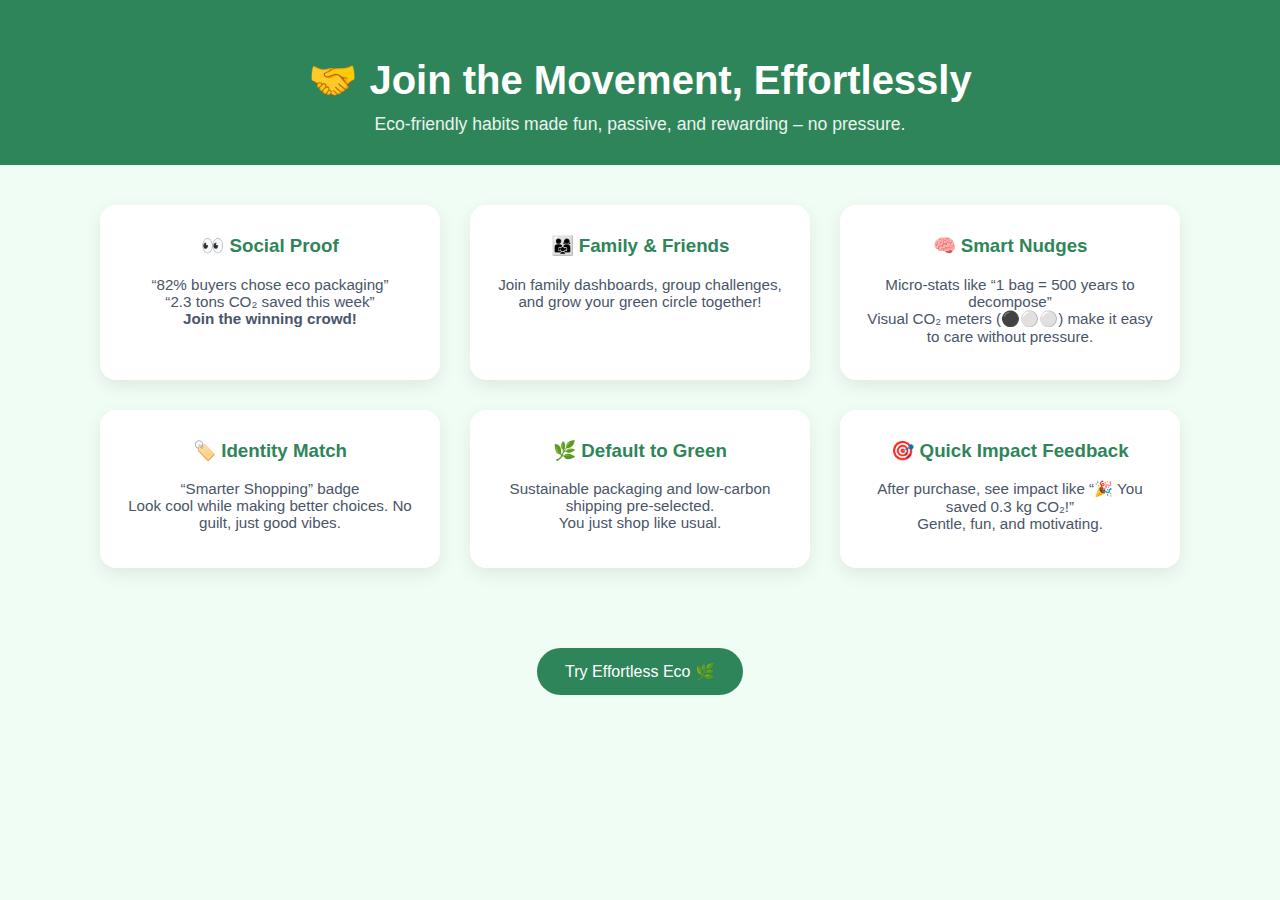
<file: HTML & CSS/html_oraganic.html>
<!DOCTYPE html>
<html lang="en">
<head>
  <meta charset="UTF-8">
  <meta name="viewport" content="width=device-width, initial-scale=1.0">
  <title>Engage Everyone – Eco with Ease</title>
  <style>
    body {
      margin: 0;
      font-family: 'Segoe UI', sans-serif;
      background: #f0fdf4;
      color: #1a202c;
    }

    header {
      background-color: #2f855a;
      color: white;
      padding: 30px;
      text-align: center;
    }

    header h1 {
      font-size: 2.5rem;
      margin-bottom: 10px;
    }

    header p {
      font-size: 1.1rem;
      margin: 0;
      opacity: 0.9;
    }

    .section {
      display: flex;
      flex-wrap: wrap;
      justify-content: center;
      gap: 30px;
      padding: 40px 20px;
    }

    .card {
      background: white;
      padding: 20px;
      border-radius: 16px;
      width: 300px;
      text-align: center;
      box-shadow: 0 6px 18px rgba(0,0,0,0.08);
      transition: transform 0.2s;
    }

    .card:hover {
      transform: scale(1.04);
    }

    .card h3 {
      margin-top: 10px;
      color: #2f855a;
    }

    .card p {
      font-size: 0.95rem;
      color: #4a5568;
    }

    .footer {
      text-align: center;
      padding: 40px 20px;
    }

    .footer button {
      background-color: #2f855a;
      color: white;
      padding: 14px 28px;
      border: none;
      border-radius: 30px;
      font-size: 1rem;
      cursor: pointer;
      transition: background-color 0.3s;
    }

    .footer button:hover {
      background-color: #276749;
    }
  </style>
</head>
<body>

<header>
  <h1>🤝 Join the Movement, Effortlessly</h1>
  <p>Eco-friendly habits made fun, passive, and rewarding – no pressure.</p>
</header>

<section class="section">
  <div class="card">
    <h3>👀 Social Proof</h3>
    <p>“82% buyers chose eco packaging”<br>“2.3 tons CO₂ saved this week”<br><strong>Join the winning crowd!</strong></p>
  </div>

  <div class="card">
    <h3>👨‍👩‍👧 Family & Friends</h3>
    <p>Join family dashboards, group challenges, and grow your green circle together!</p>
  </div>

  <div class="card">
    <h3>🧠 Smart Nudges</h3>
    <p>Micro-stats like “1 bag = 500 years to decompose”<br>Visual CO₂ meters (⚫⚪⚪) make it easy to care without pressure.</p>
  </div>

  <div class="card">
    <h3>🏷️ Identity Match</h3>
    <p>“Smarter Shopping” badge<br>Look cool while making better choices. No guilt, just good vibes.</p>
  </div>

  <div class="card">
    <h3>🌿 Default to Green</h3>
    <p>Sustainable packaging and low-carbon shipping pre-selected.<br>You just shop like usual.</p>
  </div>

  <div class="card">
    <h3>🎯 Quick Impact Feedback</h3>
    <p>After purchase, see impact like “🎉 You saved 0.3 kg CO₂!”<br>Gentle, fun, and motivating.</p>
  </div>
</section>

<div class="footer">
  <button onclick="alert('Let’s go green without thinking twice!')">Try Effortless Eco 🌿</button>
</div>

</body>
</html>
</file>
